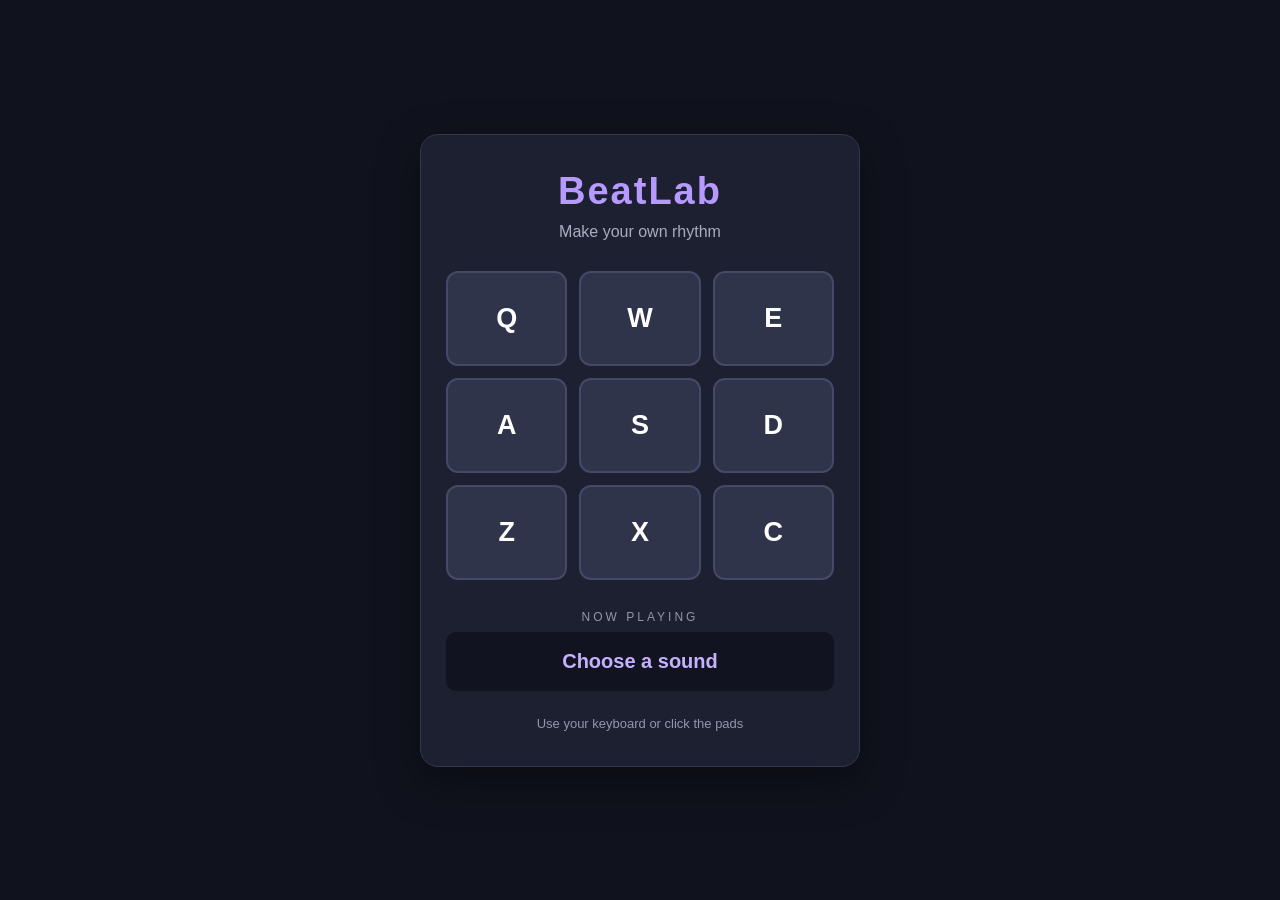
<file: drum-machine/index.html>
<!DOCTYPE html>
<html lang="en">
<head>
  <meta charset="UTF-8">
  <meta name="viewport" content="width=device-width, initial-scale=1.0">
  <title>BeatLab | Drum Machine</title>
  <link rel="stylesheet" href="styles.css">
</head>
<body>

  <div id="drum-machine">
    <h1>BeatLab</h1>
    <p class="subtitle">Make your own rhythm</p>

    <div id="pad-bank">
      <button class="drum-pad" id="heater-1">
        Q
        <audio class="clip" id="Q" src="https://cdn.freecodecamp.org/curriculum/drum/Heater-1.mp3"></audio>
      </button>

      <button class="drum-pad" id="heater-2">
        W
        <audio class="clip" id="W" src="https://cdn.freecodecamp.org/curriculum/drum/Heater-2.mp3"></audio>
      </button>

      <button class="drum-pad" id="heater-3">
        E
        <audio class="clip" id="E" src="https://cdn.freecodecamp.org/curriculum/drum/Heater-3.mp3"></audio>
      </button>

      <button class="drum-pad" id="heater-4">
        A
        <audio class="clip" id="A" src="https://cdn.freecodecamp.org/curriculum/drum/Heater-4_1.mp3"></audio>
      </button>

      <button class="drum-pad" id="clap">
        S
        <audio class="clip" id="S" src="https://cdn.freecodecamp.org/curriculum/drum/Heater-6.mp3"></audio>
      </button>

      <button class="drum-pad" id="open-hh">
        D
        <audio class="clip" id="D" src="https://cdn.freecodecamp.org/curriculum/drum/Dsc_Oh.mp3"></audio>
      </button>

      <button class="drum-pad" id="kick-n-hat">
        Z
        <audio class="clip" id="Z" src="https://cdn.freecodecamp.org/curriculum/drum/Kick_n_Hat.mp3"></audio>
      </button>

      <button class="drum-pad" id="kick">
        X
        <audio class="clip" id="X" src="https://cdn.freecodecamp.org/curriculum/drum/RP4_KICK_1.mp3"></audio>
      </button>

      <button class="drum-pad" id="closed-hh">
        C
        <audio class="clip" id="C" src="https://cdn.freecodecamp.org/curriculum/drum/Cev_H2.mp3"></audio>
      </button>
    </div>

    <p class="sound-label">NOW PLAYING</p>
    <p id="display">Choose a sound</p>
    <p class="hint">Use your keyboard or click the pads</p>
  </div>

  <script src="script.js"></script>
</body>
</html>
</file>
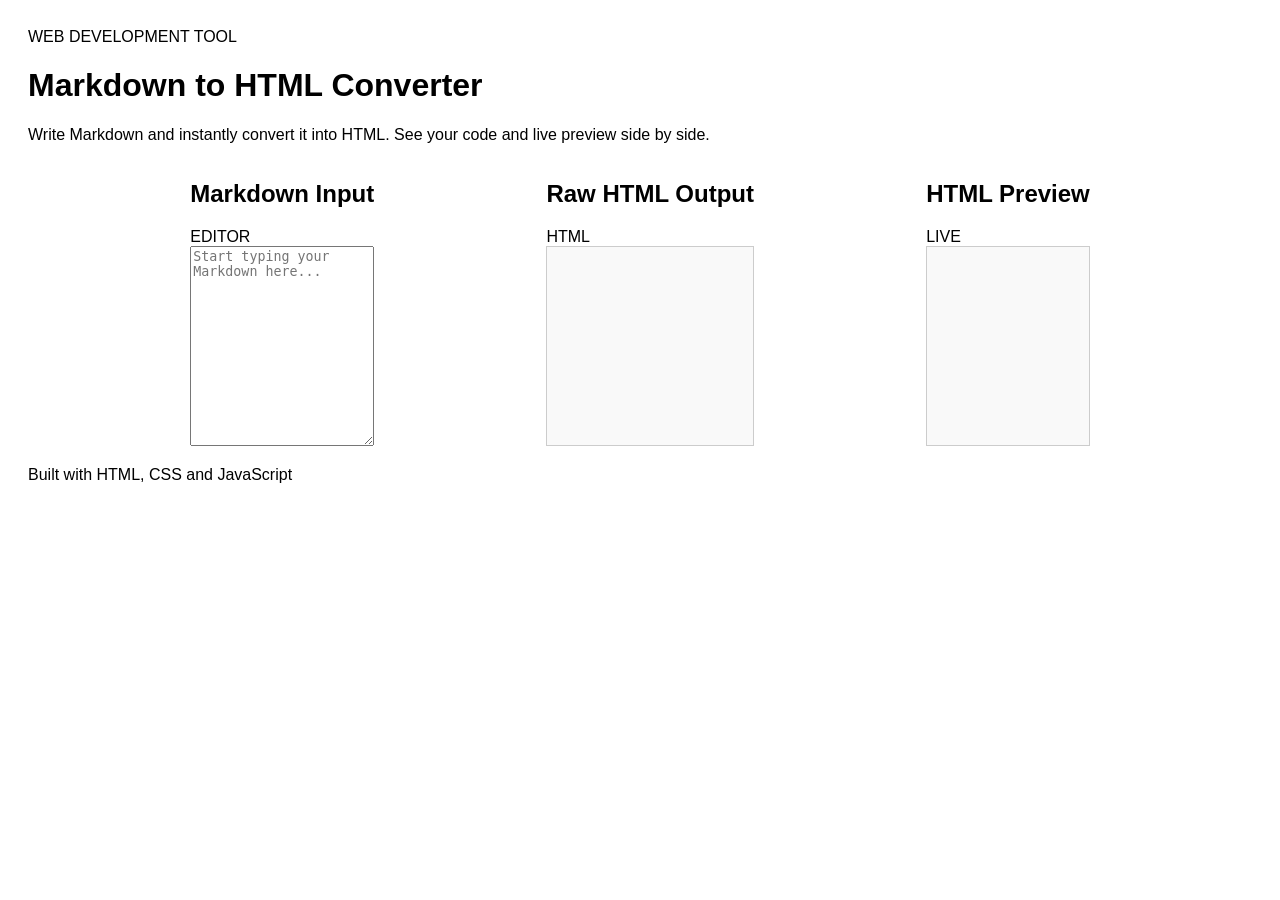
<file: markdown-to-html-converter/index.html>
<!DOCTYPE html>
<html lang="en">
<head>
  <meta charset="UTF-8">
  <meta name="viewport" content="width=device-width, initial-scale=1.0">
  <title>Markdown to HTML Converter</title>
  <link rel="stylesheet" href="styles.css">
</head>
<body>

  <main class="app">
    <header class="app-header">
      <span class="eyebrow">WEB DEVELOPMENT TOOL</span>
      <h1>Markdown to HTML Converter</h1>
      <p>
        Write Markdown and instantly convert it into HTML.
        See your code and live preview side by side.
      </p>
    </header>

    <section id="container">

      <div class="editor-panel">
        <div class="panel-header">
          <h2>Markdown Input</h2>
          <span class="panel-label">EDITOR</span>
        </div>

        <textarea
          id="markdown-input"
          aria-label="Markdown input"
          placeholder="Start typing your Markdown here..."
          spellcheck="false"
        ></textarea>
      </div>

      <div class="output-panel">
        <div class="panel-header">
          <h2>Raw HTML Output</h2>
          <span class="panel-label">HTML</span>
        </div>

        <div
          id="html-output"
          aria-label="Generated HTML"
        ></div>
      </div>

      <div class="preview-panel">
        <div class="panel-header">
          <h2>HTML Preview</h2>
          <span class="panel-label">LIVE</span>
        </div>

        <div
          id="preview"
          aria-label="HTML preview"
        ></div>
      </div>

    </section>

    <footer class="app-footer">
      <p>Built with HTML, CSS and JavaScript</p>
    </footer>
  </main>

  <script src="script.js"></script>
</body>
</html>
</file>
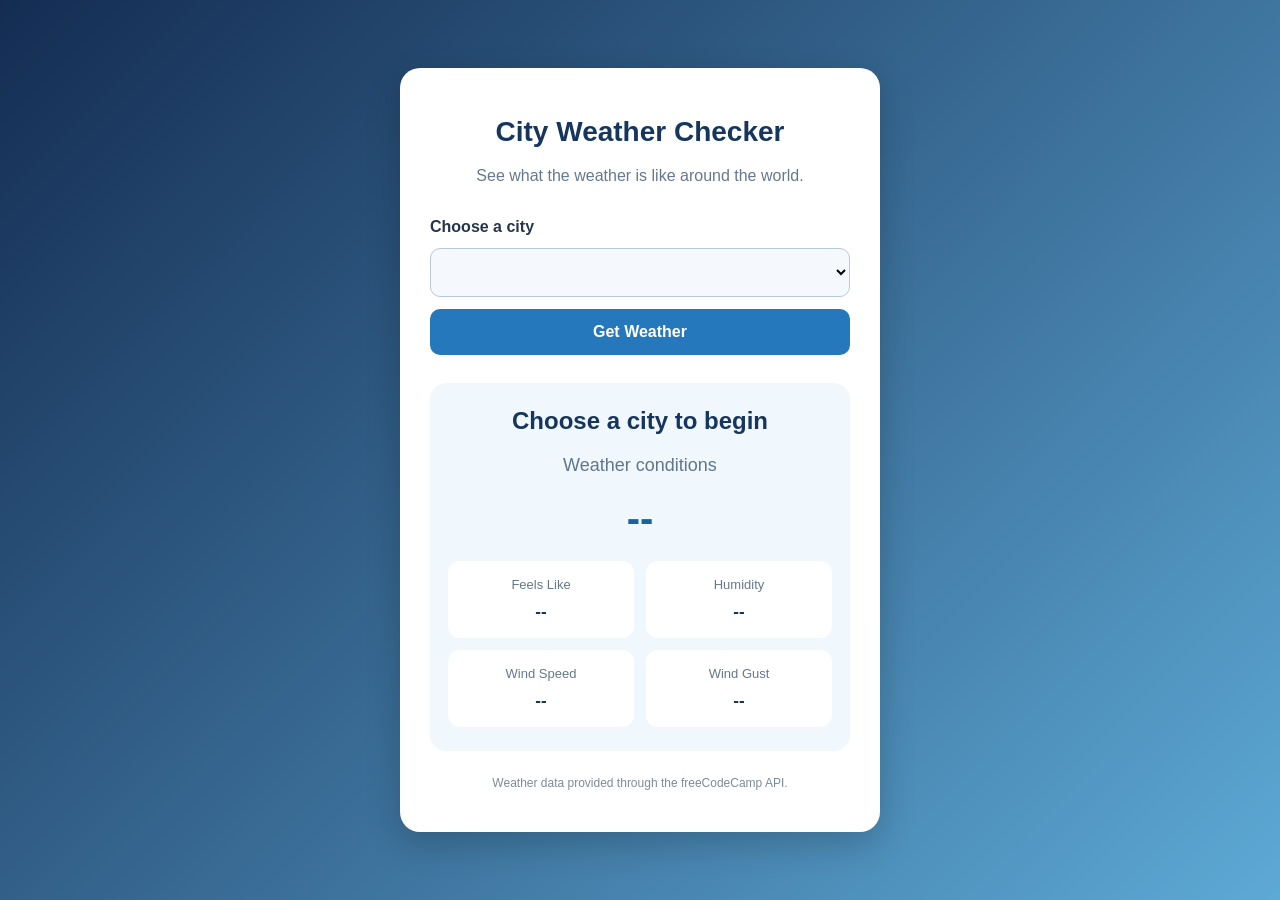
<file: weather-app/index.html>
<!DOCTYPE html>
<html lang="en">
<head>
  <meta charset="UTF-8">
  <meta name="viewport" content="width=device-width, initial-scale=1.0">
  <title>City Weather Checker</title>
  <link rel="stylesheet" href="styles.css">
</head>
<body>

  <main class="weather-app">
    <header>
      <h1>City Weather Checker</h1>
      <p>See what the weather is like around the world.</p>
    </header>

    <div class="search-area">
      <label for="city-select">Choose a city</label>

      <select id="city-select">
        <option value=""></option>
        <option value="new york">New York</option>
        <option value="los angeles">Los Angeles</option>
        <option value="chicago">Chicago</option>
        <option value="paris">Paris</option>
        <option value="tokyo">Tokyo</option>
        <option value="london">London</option>
      </select>

      <button id="get-weather-btn" type="button">
        Get Weather
      </button>
    </div>

    <section class="weather-card">
      <h2 id="location">Choose a city to begin</h2>

      <img
        id="weather-icon"
        alt="Weather icon"
        hidden
      >

      <p id="weather-main">Weather conditions</p>

      <div class="temperature">
        <span id="main-temperature">--</span>
      </div>

      <div class="weather-details">
        <div class="detail">
          <span>Feels Like</span>
          <strong id="feels-like">--</strong>
        </div>

        <div class="detail">
          <span>Humidity</span>
          <strong id="humidity">--</strong>
        </div>

        <div class="detail">
          <span>Wind Speed</span>
          <strong id="wind">--</strong>
        </div>

        <div class="detail">
          <span>Wind Gust</span>
          <strong id="wind-gust">--</strong>
        </div>
      </div>
    </section>

    <footer>
      <p>Weather data provided through the freeCodeCamp API.</p>
    </footer>
  </main>

  <script src="script.js"></script>
</body>
</html>
</file>
<file: drum-machine/styles.css>
* {
  box-sizing: border-box;
}

body {
  margin: 0;
  min-height: 100vh;
  display: flex;
  justify-content: center;
  align-items: center;
  background: #10121d;
  font-family: Arial, sans-serif;
  color: white;
  padding: 20px;
}

#drum-machine {
  width: 100%;
  max-width: 440px;
  padding: 35px 25px;
  background: #1d2030;
  border: 1px solid #34384d;
  border-radius: 18px;
  text-align: center;
  box-shadow: 0 15px 45px rgba(0, 0, 0, 0.35);
}

h1 {
  margin: 0;
  font-size: 38px;
  letter-spacing: 2px;
  color: #b69aff;
}

.subtitle {
  margin: 10px 0 30px;
  color: #a8acc0;
}

#pad-bank {
  display: grid;
  grid-template-columns: repeat(3, 1fr);
  gap: 12px;
}

.drum-pad {
  height: 95px;
  border: 2px solid #454966;
  border-radius: 12px;
  background: #30344b;
  color: white;
  font-size: 27px;
  font-weight: bold;
  cursor: pointer;
  transition: background 0.12s, transform 0.12s;
}

.drum-pad:hover {
  background: #57517e;
}

.drum-pad:active,
.drum-pad.active {
  background: #9b7bff;
  transform: scale(0.95);
}

.drum-pad:focus-visible {
  outline: 3px solid #e5d9ff;
  outline-offset: 3px;
}

.sound-label {
  margin: 30px 0 8px;
  font-size: 12px;
  letter-spacing: 3px;
  color: #9296ad;
}

#display {
  margin: 0;
  padding: 18px;
  background: #111320;
  border-radius: 10px;
  color: #c5b1ff;
  font-size: 20px;
  font-weight: bold;
}

.hint {
  margin: 25px 0 0;
  font-size: 13px;
  color: #9296ad;
}

@media (max-width: 400px) {
  #drum-machine {
    padding: 25px 15px;
  }

  .drum-pad {
    height: 75px;
  }

  h1 {
    font-size: 32px;
  }
}
</file>
<file: markdown-to-html-converter/styles.css>
* {
     box-sizing: border-box;
}
 body {
     font-family: Arial, sans-serif;
     padding: 20px;
}
 #markdown-input {
     width: 100%;
     height: 100px;
}
 #html-output, #preview {
     height: 100px;
     display: inline-block;
     width: 100%;
     border: 1px solid #ccc;
     padding: 10px;
     margin: auto;
     white-space: pre-wrap;
     background-color: #f9f9f9;
}
 @media (min-width: 600px) {
     #markdown-input, #html-output, #preview {
         height: 200px;
         margin: 0;
    }
     #container {
         display: flex;
         justify-content: space-evenly;
         gap: 10px;
    }
}
</file>
<file: weather-app/styles.css>
* {
  box-sizing: border-box;
}

body {
  margin: 0;
  min-height: 100vh;
  padding: 30px 15px;
  font-family: Arial, sans-serif;
  background: linear-gradient(135deg, #142c52, #5da9d6);
  color: #26354b;
  display: flex;
  justify-content: center;
  align-items: center;
}

.weather-app {
  width: 100%;
  max-width: 480px;
  background: white;
  padding: 30px;
  border-radius: 20px;
  box-shadow: 0 12px 35px rgba(0, 0, 0, 0.2);
}

header {
  text-align: center;
  margin-bottom: 30px;
}

h1 {
  font-size: 28px;
  color: #17365d;
  margin-bottom: 10px;
}

header p {
  color: #66788b;
  line-height: 1.5;
}

.search-area {
  display: flex;
  flex-direction: column;
  gap: 12px;
}

label {
  font-weight: bold;
}

select,
button {
  width: 100%;
  padding: 14px;
  border-radius: 10px;
  font-size: 16px;
}

select {
  background: #f5f8fc;
  border: 1px solid #b8c9da;
}

button {
  background: #2478bb;
  color: white;
  border: none;
  cursor: pointer;
  font-weight: bold;
  transition: background 0.2s;
}

button:hover {
  background: #15558b;
}

.weather-card {
  text-align: center;
  margin-top: 28px;
  padding: 24px 18px;
  background: #f0f7fd;
  border-radius: 16px;
}

.weather-card h2 {
  color: #17365d;
  margin-top: 0;
}

#weather-icon {
  width: 85px;
  height: 85px;
  object-fit: contain;
}

#weather-icon[hidden] {
  display: none;
}

#weather-main {
  color: #60768a;
  font-size: 18px;
}

.temperature {
  font-size: 40px;
  font-weight: bold;
  color: #17649e;
  margin: 20px 0;
}

.weather-details {
  display: grid;
  grid-template-columns: repeat(2, 1fr);
  gap: 12px;
}

.detail {
  background: white;
  padding: 16px 10px;
  border-radius: 12px;
  display: flex;
  flex-direction: column;
  gap: 10px;
}

.detail span {
  font-size: 13px;
  color: #66788b;
}

.detail strong {
  font-size: 17px;
  color: #17365d;
}

footer {
  text-align: center;
  margin-top: 25px;
  font-size: 12px;
  color: #7c8b9b;
}

@media (max-width: 400px) {
  .weather-app {
    padding: 20px;
  }

  h1 {
    font-size: 24px;
  }

  .weather-details {
    gap: 8px;
  }
}
</file>
